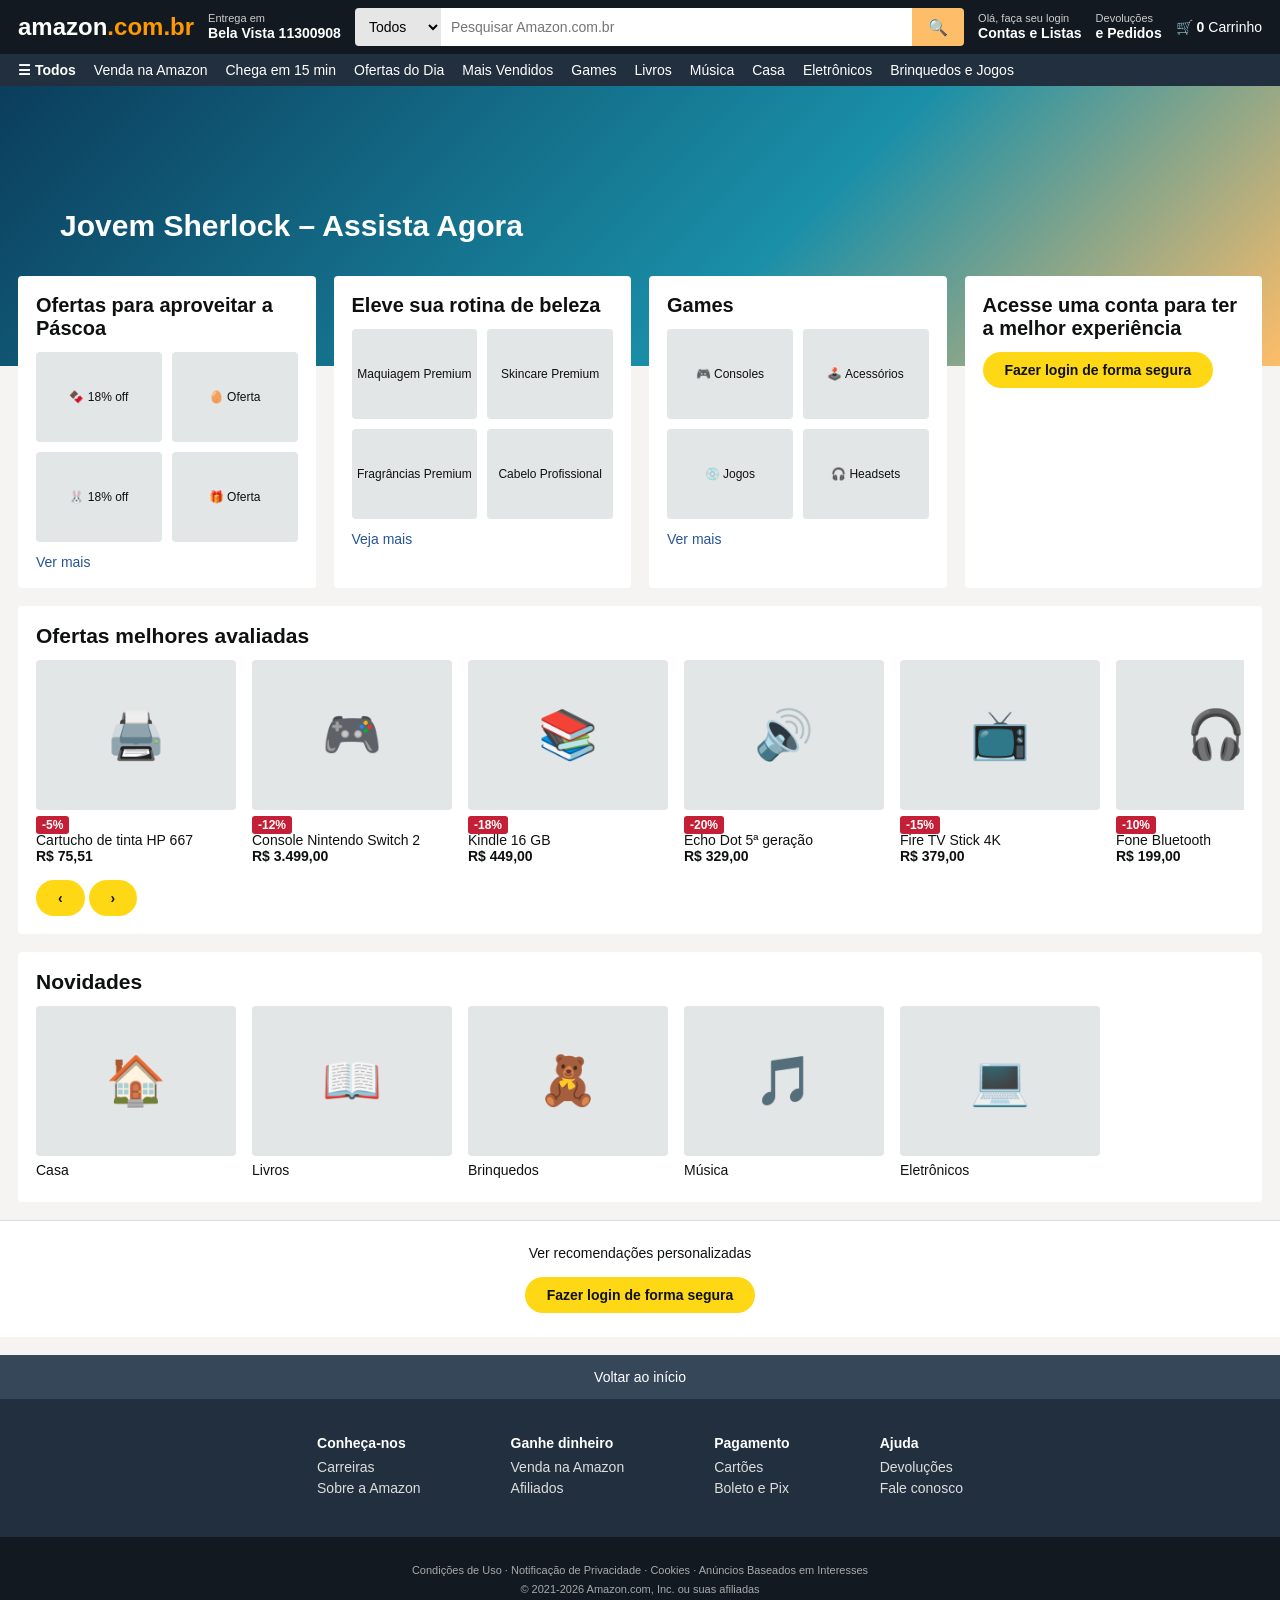
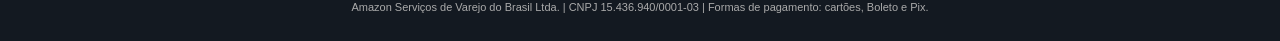
<file: index.html>
<!DOCTYPE html><html lang="pt-BR"><head><meta charset="UTF-8"><meta name="viewport" content="width=device-width,initial-scale=1"><title>Amazon.com.br – Clone</title><link rel="stylesheet" href="css/style.css"></head><body>
<div id="hdr"></div>
<div class="hero">Jovem Sherlock – Assista Agora</div>
<main class="wrap"><div class="grid">
<div class="card"><h2>Ofertas para aproveitar a Páscoa</h2><div class="mini"><span>🍫 18% off</span><span>🥚 Oferta</span><span>🐰 18% off</span><span>🎁 Oferta</span></div><a class="more" href="#">Ver mais</a></div>
<div class="card"><h2>Eleve sua rotina de beleza</h2><div class="mini"><span>Maquiagem Premium</span><span>Skincare Premium</span><span>Fragrâncias Premium</span><span>Cabelo Profissional</span></div><a class="more" href="#">Veja mais</a></div>
<div class="card"><h2>Games</h2><div class="mini"><span>🎮 Consoles</span><span>🕹️ Acessórios</span><span>💿 Jogos</span><span>🎧 Headsets</span></div><a class="more" href="#">Ver mais</a></div>
<div class="card"><h2>Acesse uma conta para ter a melhor experiência</h2><a class="btn" href="login.html">Fazer login de forma segura</a></div></div>
<section class="sec"><h2>Ofertas melhores avaliadas</h2><div class="row" id="car">
<a class="it" href="produto.html"><i>🖨️</i><span class="tag">-5%</span><p>Cartucho de tinta HP 667</p><b>R$ 75,51</b></a>
<a class="it" href="produto.html"><i>🎮</i><span class="tag">-12%</span><p>Console Nintendo Switch 2</p><b>R$ 3.499,00</b></a>
<a class="it" href="produto.html"><i>📚</i><span class="tag">-18%</span><p>Kindle 16 GB</p><b>R$ 449,00</b></a>
<a class="it" href="produto.html"><i>🔊</i><span class="tag">-20%</span><p>Echo Dot 5ª geração</p><b>R$ 329,00</b></a>
<a class="it" href="produto.html"><i>📺</i><span class="tag">-15%</span><p>Fire TV Stick 4K</p><b>R$ 379,00</b></a>
<a class="it" href="produto.html"><i>🎧</i><span class="tag">-10%</span><p>Fone Bluetooth</p><b>R$ 199,00</b></a></div>
<p style="margin-top:10px"><button class="btn" onclick="sc('car',-1)">‹</button> <button class="btn" onclick="sc('car',1)">›</button></p></section>
<section class="sec"><h2>Novidades</h2><div class="row"><div class="it"><i>🏠</i>Casa</div><div class="it"><i>📖</i>Livros</div><div class="it"><i>🧸</i>Brinquedos</div><div class="it"><i>🎵</i>Música</div><div class="it"><i>💻</i>Eletrônicos</div></div></section></main>
<div id="ftr"></div><script src="js/main.js"></script></body></html>
</file>
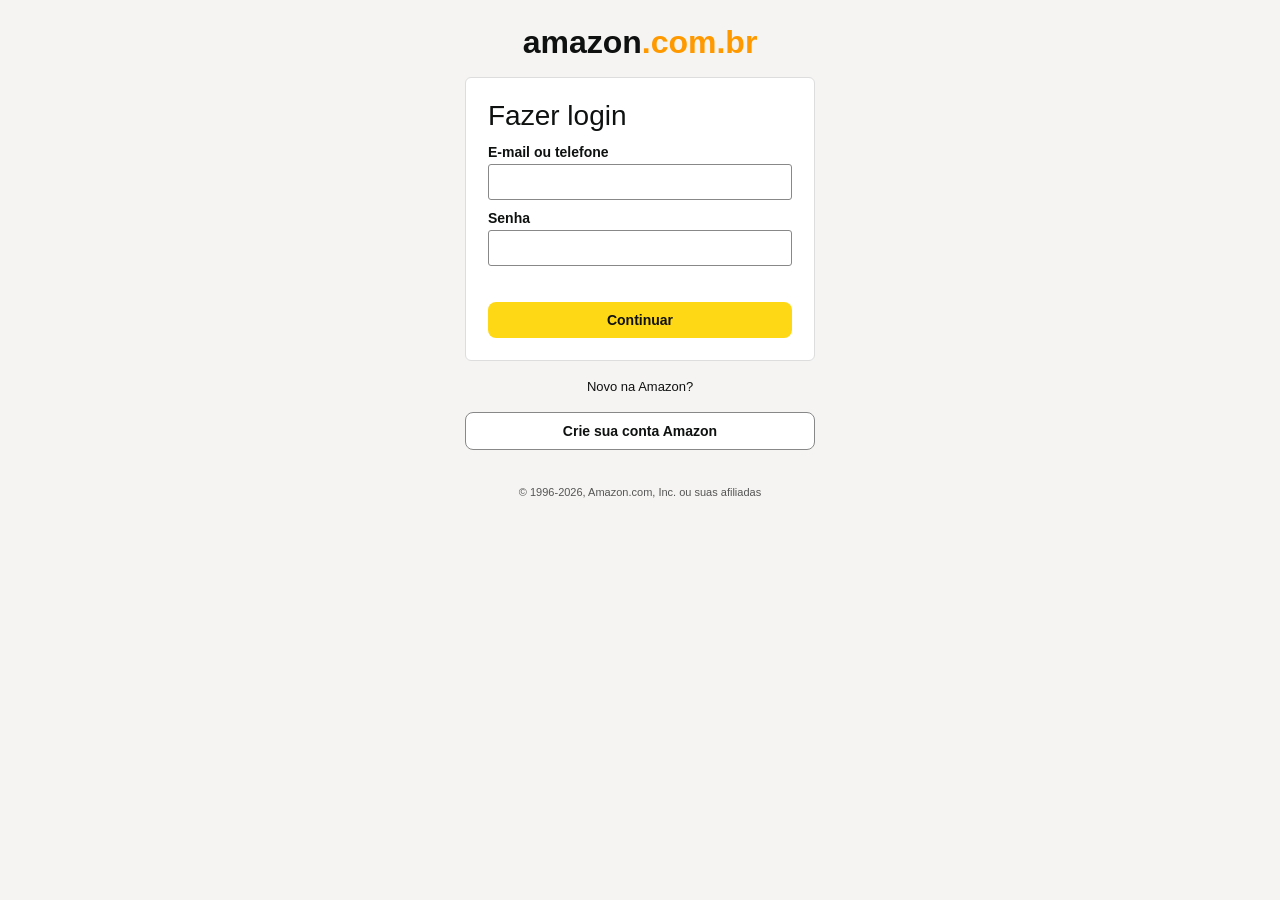
<file: login.html>
<!DOCTYPE html><html lang="pt-BR"><head><meta charset="UTF-8"><meta name="viewport" content="width=device-width,initial-scale=1"><title>Amazon – Login</title><link rel="stylesheet" href="css/style.css"></head><body>
<div class="lg"><a class="logo" href="index.html" style="font-size:32px">amazon<b style="color:#ff9900">.com.br</b></a>
<form class="box" id="f" novalidate><h1>Fazer login</h1><label for="e">E-mail ou telefone</label><input id="e" type="email" autocomplete="username"><label for="p">Senha</label><input id="p" type="password" autocomplete="current-password"><div class="err" id="er"></div><button class="btn">Continuar</button></form>
<p style="margin:18px 0;font-size:13px">Novo na Amazon?</p><a class="btn" style="display:block;border-radius:8px;background:#fff;border:1px solid #888;text-decoration:none" href="#">Crie sua conta Amazon</a>
<p style="margin-top:36px;font-size:11px;color:#555">© 1996-2026, Amazon.com, Inc. ou suas afiliadas</p></div>
<script>f.onsubmit=ev=>{ev.preventDefault();er.textContent=!/^\S+@\S+\.\S+$/.test(e.value)?"Digite um e-mail válido.":p.value.length<6?"A senha deve ter ao menos 6 caracteres.":"";if(!er.textContent)location="index.html"}</script></body></html>
</file>
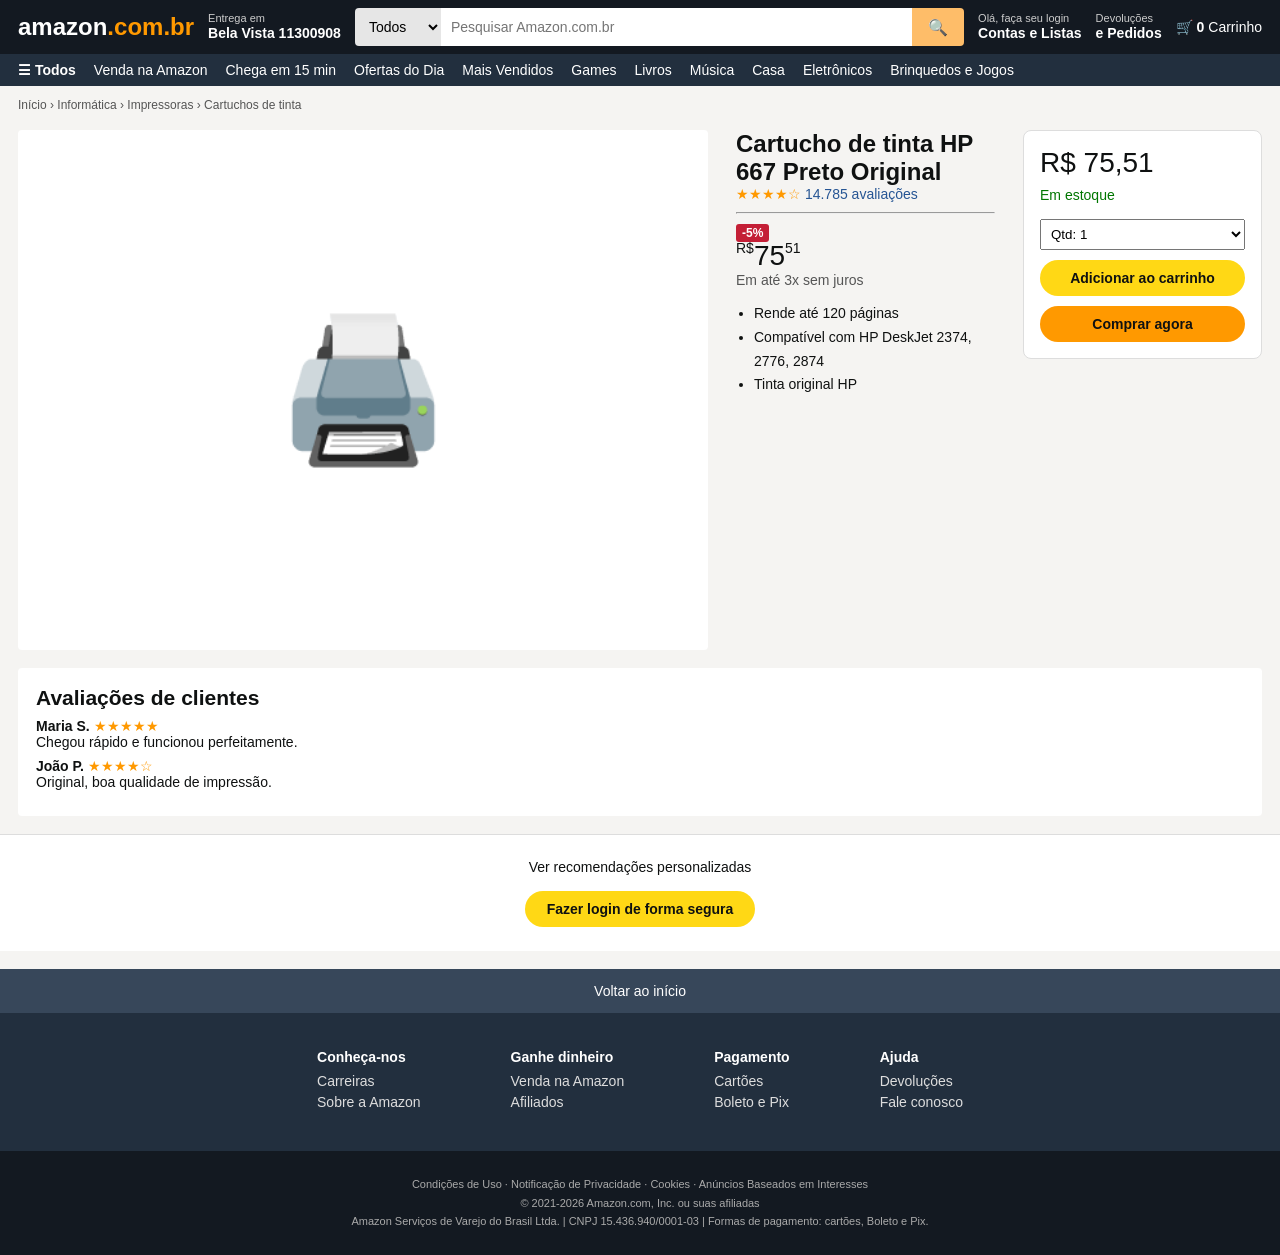
<file: produto.html>
<!DOCTYPE html><html lang="pt-BR"><head><meta charset="UTF-8"><meta name="viewport" content="width=device-width,initial-scale=1"><title>Cartucho HP 667 – Amazon</title><link rel="stylesheet" href="css/style.css"></head><body>
<div id="hdr"></div>
<p class="wrap" style="padding-top:12px;font-size:12px;color:#555">Início › Informática › Impressoras › Cartuchos de tinta</p>
<main class="wrap pd"><div class="img">🖨️</div>
<div><h1 style="font-size:24px">Cartucho de tinta HP 667 Preto Original</h1><p class="st">★★★★☆ <span style="color:var(--lk)">14.785 avaliações</span></p><hr style="margin:10px 0">
<p><span class="tag">-5%</span></p><p class="pr"><small>R$</small>75<small>51</small></p><p style="color:#555">Em até 3x sem juros</p>
<ul style="margin:14px 0 0 18px;line-height:1.7"><li>Rende até 120 páginas</li><li>Compatível com HP DeskJet 2374, 2776, 2874</li><li>Tinta original HP</li></ul></div>
<aside class="buy"><p class="pr">R$ 75,51</p><p style="color:#007600;margin:8px 0">Em estoque</p><select><option>Qtd: 1</option><option>Qtd: 2</option><option>Qtd: 3</option></select>
<button class="btn" onclick="add()">Adicionar ao carrinho</button><button class="btn or" onclick="add();alert('Compra simulada!')">Comprar agora</button></aside></main>
<section class="rev"><h2>Avaliações de clientes</h2><p><b>Maria S.</b> <span class="st">★★★★★</span><br>Chegou rápido e funcionou perfeitamente.</p><p><b>João P.</b> <span class="st">★★★★☆</span><br>Original, boa qualidade de impressão.</p></section>
<div id="ftr"></div><script src="js/main.js"></script></body></html>
</file>
<file: css/style.css>
:root{--or:#ff9900;--dk:#131921;--nv:#222f3e;--yl:#febd69;--bg:#f5f4f2;--bt:#ffd815;--lk:#265594;--rd:#c41f36}
*{box-sizing:border-box;margin:0;padding:0}
body{font-family:"Amazon Ember",Roboto,Arial,sans-serif;background:var(--bg);color:#0f1111;font-size:14px}
a{color:inherit;text-decoration:none}a:hover{text-decoration:underline}
.hd{background:var(--dk);color:#fff;display:flex;align-items:center;gap:14px;padding:8px 18px;flex-wrap:wrap}
.logo{font-size:24px;font-weight:700}.logo b{color:var(--or)}
.sm{font-size:11px;color:#ccc;line-height:1.2}.sm strong{display:block;color:#fff;font-size:14px}
.srch{flex:1;min-width:220px;display:flex;border-radius:4px;overflow:hidden}
.srch select,.srch input{border:0;padding:10px;font:inherit}.srch select{background:#e6e6e6}.srch input{flex:1}
.srch button{background:var(--yl);border:0;padding:0 16px;cursor:pointer;font-size:16px}
.nav{background:var(--nv);color:#fff;display:flex;gap:18px;padding:8px 18px;overflow-x:auto;white-space:nowrap}
.nav button{background:none;border:0;color:#fff;font:inherit;font-weight:700;cursor:pointer}
.hero{height:280px;background:linear-gradient(135deg,#0b3d5c,#1a8fa8 60%,#febd69);color:#fff;display:flex;align-items:center;padding:0 60px;font-size:30px;font-weight:700}
.wrap{max-width:1440px;margin:0 auto;padding:0 18px}
.grid{display:grid;grid-template-columns:repeat(4,1fr);gap:18px;margin:-90px 0 18px;position:relative}
.card{background:#fff;padding:18px;border-radius:4px}.card h2{font-size:20px;margin-bottom:12px}
.mini{display:grid;grid-template-columns:1fr 1fr;gap:10px}.mini span{height:90px;background:#e3e6e6;border-radius:4px;display:flex;align-items:center;justify-content:center;font-size:12px;text-align:center}
.card a.more{color:var(--lk);display:block;margin-top:12px}
.sec{background:#fff;padding:18px;margin-bottom:18px;border-radius:4px}.sec h2{font-size:21px;margin-bottom:12px}
.row{display:flex;gap:16px;overflow-x:auto;scroll-behavior:smooth;padding-bottom:6px}
.it{min-width:200px;flex:0 0 200px}.it i{display:flex;height:150px;background:#e3e6e6;border-radius:4px;align-items:center;justify-content:center;font-size:48px;font-style:normal;margin-bottom:6px}
.tag{background:var(--rd);color:#fff;padding:2px 6px;border-radius:3px;font-size:12px;font-weight:700}
.cta{background:#fff;text-align:center;padding:24px;border-top:1px solid #ddd;margin:18px 0}
.btn{display:inline-block;background:var(--bt);border:0;border-radius:20px;padding:10px 22px;font:inherit;cursor:pointer;font-weight:700;color:#0f1111}.btn.or{background:var(--or)}
.top{display:block;background:#37475a;color:#fff;text-align:center;padding:14px;cursor:pointer}
.ft{background:var(--nv);color:#ddd;padding:36px 18px;display:flex;justify-content:center;gap:90px;flex-wrap:wrap}.ft h4{color:#fff;margin-bottom:8px}.ft li{list-style:none;margin:5px 0}
.cp{background:var(--dk);color:#aaa;font-size:11px;text-align:center;padding:24px;line-height:1.7}
.ov{position:fixed;inset:0;background:#000a;opacity:0;pointer-events:none;transition:.25s;z-index:9}.ov.on{opacity:1;pointer-events:auto}
.dr{position:fixed;top:0;left:0;width:347px;max-width:85vw;height:100%;background:#fff;transform:translateX(-100%);transition:.25s;z-index:10;overflow:auto}.dr.on{transform:none}
.dr div{background:var(--nv);color:#fff;padding:14px;font-weight:700}.dr h5{padding:14px 20px 6px;font-size:18px}.dr a{display:block;padding:10px 20px}.dr a:hover{background:#eaeded}
.x{position:fixed;left:360px;top:12px;color:#fff;font-size:24px;background:none;border:0;cursor:pointer;z-index:11;display:none}.x.on{display:block}
.lg{max-width:350px;margin:24px auto;text-align:center}.lg .box{background:#fff;border:1px solid #ddd;border-radius:6px;padding:22px;text-align:left;margin-top:16px}
.lg h1{font-size:28px;font-weight:400;margin-bottom:12px}.lg label{font-weight:700;display:block;margin:10px 0 4px}
.lg input{width:100%;padding:9px;border:1px solid #888;border-radius:3px;font:inherit}.lg .btn{width:100%;margin-top:14px;border-radius:8px}
.err{color:var(--rd);font-size:13px;margin-top:6px;min-height:16px}
.pd{display:grid;grid-template-columns:690px 1fr 239px;gap:28px;padding:18px}.pd .img{height:520px;background:#fff;display:flex;align-items:center;justify-content:center;font-size:140px;border-radius:4px}
.pr{font-size:28px}.pr small{font-size:14px;vertical-align:top}.buy{border:1px solid #ddd;border-radius:8px;padding:16px;background:#fff;height:max-content}
.buy .btn{width:100%;margin-top:10px}.buy select{width:100%;padding:6px;margin-top:8px}
.st{color:var(--or)}.rev{background:#fff;padding:18px;margin:0 18px 18px;border-radius:4px}.rev p{margin:8px 0}
@media(max-width:1000px){.grid{grid-template-columns:1fr 1fr}.pd{grid-template-columns:1fr}.hero{font-size:20px;padding:0 20px}.pd .img{height:300px}}
@media(max-width:560px){.grid{grid-template-columns:1fr}}
</file>
